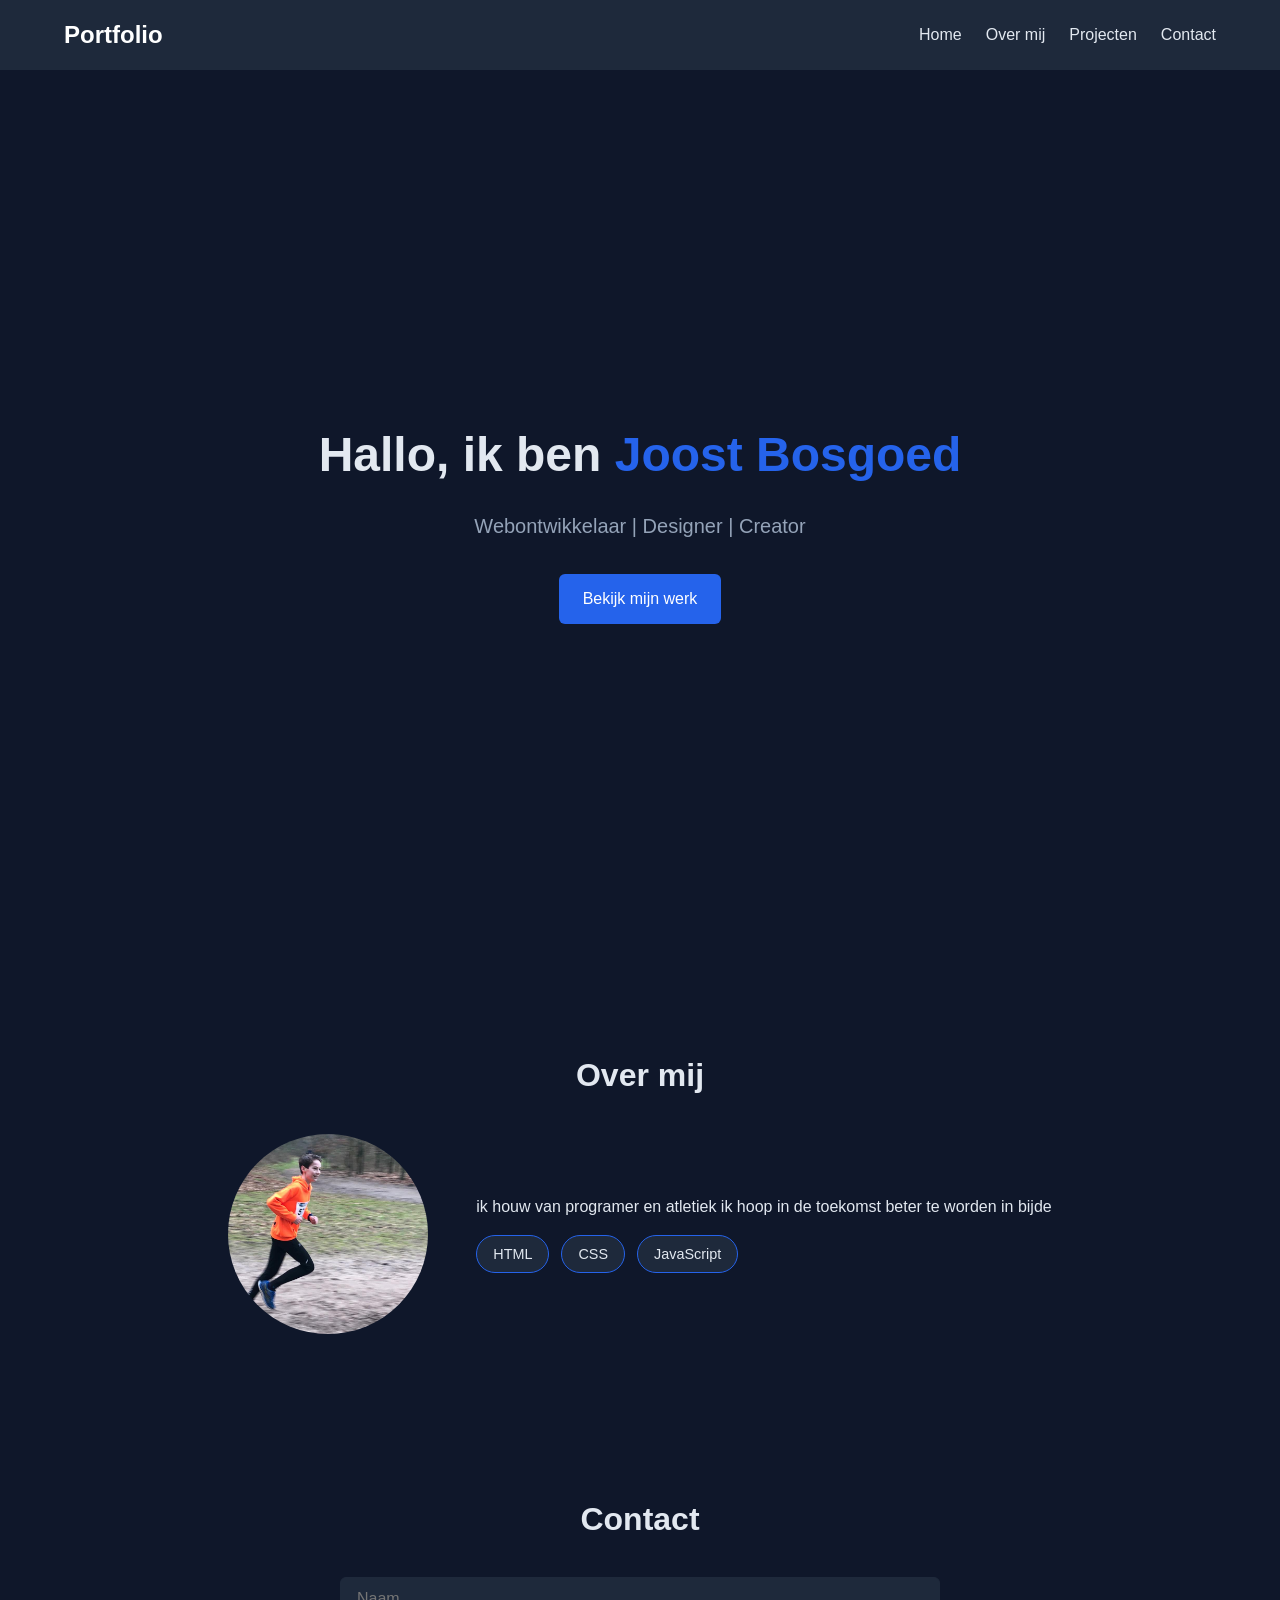
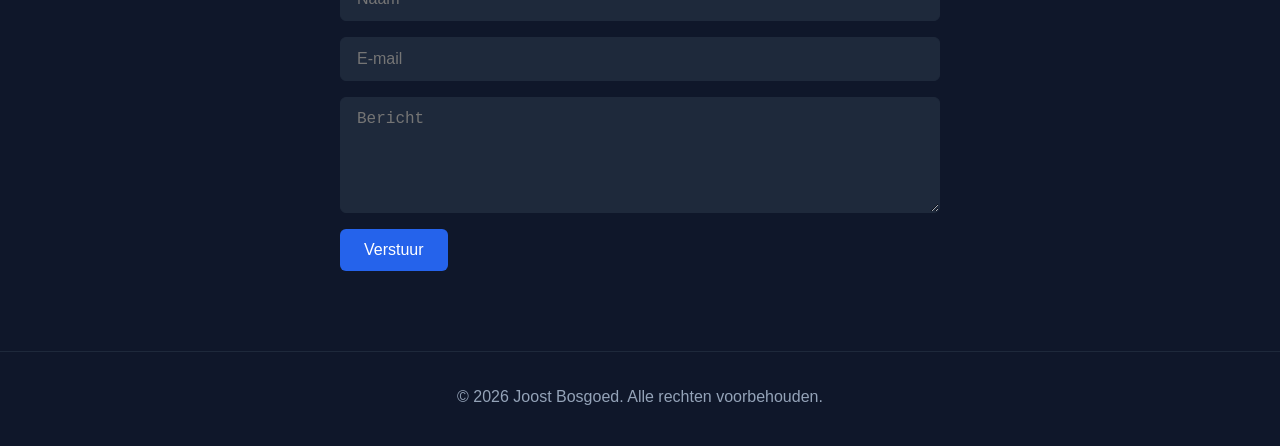
<file: index.html>
<!DOCTYPE html>
<html lang="nl">
<head>
  <!-- Stelt de tekencodering in op UTF-8 (ondersteunt alle tekens includingAccenten) -->
  <meta charset="UTF-8">
  <!-- Zorgt ervoor dat de website goed schaalt op mobiele apparaten -->
  <meta name="viewport" content="width=device-width, initial-scale=1.0">
  <!-- De titel die in het browser-tabblad verschijnt -->
  <title>Mijn Portfolio</title>
  <!-- Link naar het CSS-bestand voor de opmaak -->
  <link rel="stylesheet" href="css/style.css">
</head>
<body>

  <!-- ========== HEADER / NAVIGATIE ========== -->
  <header>
    <nav>
      <!-- Logo links in de navigatiebalk -->
      <div class="logo">Portfolio</div>

      <!-- Navigatielijst met links naar de secties op de pagina -->
      <ul class="nav-links">
        <li><a href="#home">Home</a></li>
        <li><a href="#about">Over mij</a></li>
        <li><a href="projecten.html">Projecten</a></li>
        <li><a href="#contact">Contact</a></li>
      </ul>

      <!-- Hamburger menu-knop voor mobiele apparaten (verborgen op desktop) -->
      <button class="menu-toggle" aria-label="Menu">&#9776;</button>
    </nav>
  </header>

  <!-- ========== HOOFDINHOUD ========== -->
  <main>

    <!-- ===== HERO SECTIE ===== -->
    <!-- Het eerste wat de bezoeker ziet: begroeting en oproep tot actie -->
    <section id="home" class="hero">
      <h1>Hallo, ik ben <span class="highlight">Joost Bosgoed</span></h1>
      <p>Webontwikkelaar | Designer | Creator</p>
      <!-- Knop die naar de projectenpagina linkt -->
      <a href="projecten.html" class="btn">Bekijk mijn werk</a>
    </section>

    <!-- ===== OVER MIJ SECTIE ===== -->
    <!-- Korte introductie over jezelf en je vaardigheden -->
    <section id="about">
      <h2>Over mij</h2>
      <div class="about-content">
        <!-- Profielfoto (vervang profile.jpg door je eigen foto) -->
        <img src="images/atletiek.jpeg" alt="Profielfoto" class="profile-img">
        <div class="about-text">
          <p>ik houw van programer en atletiek ik hoop in de toekomst beter te worden in bijde</p>
          <!-- Lijst met vaardigheden / skills -->
          <ul class="skills">
            <li>HTML</li>
            <li>CSS</li>
            <li>JavaScript</li>
          </ul>
        </div>
      </div>
    </section>

    <!-- ===== PROJECTEN ===== -->
    <!-- Het projectenoverzicht staat op een eigen pagina: projecten.html -->

    <!-- ===== CONTACT SECTIE ===== -->
    <!-- Formulier zodat bezoekers contact kunnen opnemen -->
    <section id="contact">
      <h2>Contact</h2>
      <form id="contact-form">
        <!-- required = verplicht veld -->
        <input type="text" name="name" placeholder="Naam" required>
        <input type="email" name="email" placeholder="E-mail" required>
        <textarea name="message" placeholder="Bericht" rows="5" required></textarea>
        <button type="submit" class="btn">Verstuur</button>
      </form>
    </section>

  </main>

  <!-- ========== FOOTER ========== -->
  <footer>
    <p>&copy; 2026 Joost Bosgoed. Alle rechten voorbehouden.</p>
  </footer>

  <!-- Link naar het JavaScript-bestand voor interactiviteit -->
  <script src="js/main.js"></script>
</body>
</html>
</file>
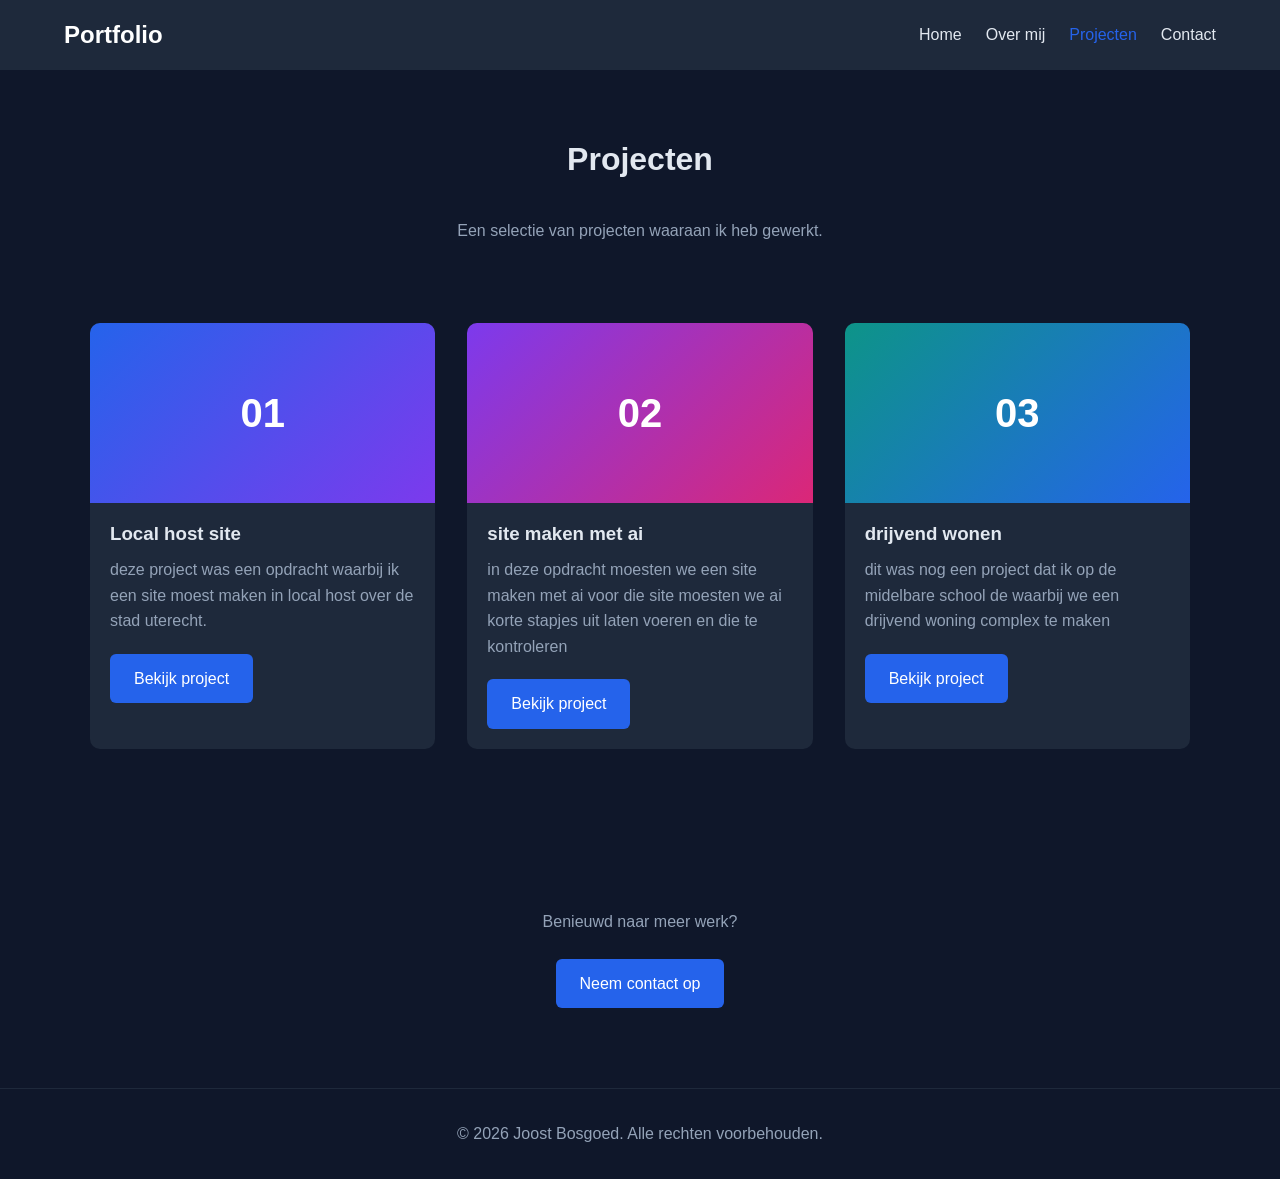
<file: projecten.html>
<!DOCTYPE html>
<html lang="nl">
<head>
  <!-- Stelt de tekencodering in op UTF-8 (ondersteunt alle tekens includingAccenten) -->
  <meta charset="UTF-8">
  <!-- Zorgt ervoor dat de website goed schaalt op mobiele apparaten -->
  <meta name="viewport" content="width=device-width, initial-scale=1.0">
  <!-- De titel die in het browser-tabblad verschijnt -->
  <title>Projecten - Mijn Portfolio</title>
  <!-- Link naar het CSS-bestand voor de opmaak -->
  <link rel="stylesheet" href="css/style.css">
</head>
<body>

  <!-- ========== HEADER / NAVIGATIE ========== -->
  <!-- Zelfde opbouw als index.html. De secties About en Contact staan
       alleen op index.html, dus die links verwijzen daarheen. -->
  <header>
    <nav>
      <div class="logo">Portfolio</div>

      <ul class="nav-links">
        <li><a href="index.html">Home</a></li>
        <li><a href="index.html#about">Over mij</a></li>
        <li><a href="projecten.html" class="active">Projecten</a></li>
        <li><a href="index.html#contact">Contact</a></li>
      </ul>

      <!-- Hamburger menu-knop voor mobiele apparaten (verborgen op desktop) -->
      <button class="menu-toggle" aria-label="Menu">&#9776;</button>
    </nav>
  </header>

  <!-- ========== HOOFDINHOUD ========== -->
  <main>

    <!-- ===== INTROductie ===== -->
    <!-- Korte toelichting boven het projectenoverzicht -->
    <section class="page-intro">
      <h2>Projecten</h2>
      <p>Een selectie van projecten waaraan ik heb gewerkt.</p>
    </section>

    <!-- ===== PROJECTEN ===== -->
    <!-- Overzicht van je projecten in een grid-layout.
         Hoeveel kolommen er passen regelt de CSS zelf, dus je kunt
         gerust een kaart toevoegen door er een blok hieronder te kopiëren. -->
    <section id="projects">
      <div class="project-grid">

        <!-- Projectkaart 1 -->
        <!-- VERVANG: de tekst en de link. De placeholder blijft tot je een foto hebt. -->
        <article class="project-card">
          <div class="project-placeholder">01</div>
          <h3>Local host site</h3>
          <p>deze project was een opdracht waarbij ik een site moest maken in local host over de stad uterecht.</p>
          <a href="#" class="btn">Bekijk project</a>
        </article>

        <!-- Projectkaart 2 -->
        <!-- VERVANG: de tekst en de link -->
        <article class="project-card">
          <div class="project-placeholder">02</div>
          <h3>site maken met ai</h3>
          <p>in deze opdracht moesten we een site maken met ai voor die site moesten we ai korte stapjes uit laten voeren en die te kontroleren</p>
          <a href="#" class="btn">Bekijk project</a>
        </article>

        <!-- Projectkaart 3 -->
        <!-- VERVANG: de tekst en de link -->
        <article class="project-card">
          <div class="project-placeholder">03</div>
          <h3>drijvend wonen</h3>
          <p>dit was nog een project dat ik op de midelbare school de waarbij we een drijvend woning complex te maken</p>
          <a href="#" class="btn">Bekijk project</a>
        </article>

      </div>
    </section>

    <!-- ===== CONTACT OPROEP ===== -->
    <!-- Afsluitende knop richting het contactformulier op index.html -->
    <section id="contact-cta">
      <p>Benieuwd naar meer werk?</p>
      <a href="index.html#contact" class="btn">Neem contact op</a>
    </section>

  </main>

  <!-- ========== FOOTER ========== -->
  <footer>
    <p>&copy; 2026 Joost Bosgoed. Alle rechten voorbehouden.</p>
  </footer>

  <!-- Link naar het JavaScript-bestand voor interactiviteit -->
  <script src="js/main.js"></script>
</body>
</html>
</file>
<file: css/style.css>
*,
*::before,
*::after {
  margin: 0;
  padding: 0;
  box-sizing: border-box;
}

:root {
  --primary: #2563eb;
  --primary-dark: #1d4ed8;
  --bg: #0f172a;
  --bg-light: #1e293b;
  --text: #e2e8f0;
  --text-muted: #94a3b8;
  --white: #ffffff;
}

html {
  scroll-behavior: smooth;
}

body {
  font-family: "Segoe UI", Tahoma, Geneva, Verdana, sans-serif;
  background-color: var(--bg);
  color: var(--text);
  line-height: 1.6;
}

a {
  color: var(--primary);
  text-decoration: none;
}

a:hover {
  color: var(--primary-dark);
}

/* NAV */
nav {
  display: flex;
  justify-content: space-between;
  align-items: center;
  padding: 1rem 5%;
  background: var(--bg-light);
  position: sticky;
  top: 0;
  z-index: 100;
}

.logo {
  font-size: 1.5rem;
  font-weight: 700;
  color: var(--white);
}

.nav-links {
  display: flex;
  list-style: none;
  gap: 1.5rem;
}

.nav-links a {
  color: var(--text);
  transition: color 0.3s;
}

.nav-links a:hover {
  color: var(--primary);
}

/* Markeert de pagina die je nu bekijkt (class="active" in de HTML) */
.nav-links a.active {
  color: var(--primary);
}

.menu-toggle {
  display: none;
  background: none;
  border: none;
  color: var(--white);
  font-size: 1.5rem;
  cursor: pointer;
}

/* HERO */
.hero {
  min-height: 100vh;
  display: flex;
  flex-direction: column;
  justify-content: center;
  align-items: center;
  text-align: center;
  padding: 2rem 5%;
}

.hero h1 {
  font-size: 3rem;
}

.highlight {
  color: var(--primary);
}

.hero p {
  font-size: 1.25rem;
  color: var(--text-muted);
  margin: 1rem 0 2rem;
}

/* BUTTON */
.btn {
  display: inline-block;
  padding: 0.75rem 1.5rem;
  background: var(--primary);
  color: var(--white);
  border: none;
  border-radius: 6px;
  font-size: 1rem;
  cursor: pointer;
  transition: background 0.3s;
}

.btn:hover {
  background: var(--primary-dark);
  color: var(--white);
}

/* SECTIONS */
section {
  padding: 5rem 5%;
}

section h2 {
  font-size: 2rem;
  margin-bottom: 2rem;
  text-align: center;
}

/* INTROductie bovenaan een losse pagina, zoals projecten.html */
.page-intro {
  padding: 4rem 5% 0;
  text-align: center;
}

.page-intro p {
  max-width: 600px;
  margin: 0 auto;
  color: var(--text-muted);
}

/* Afsluitende oproep tot actie onderaan projecten.html */
#contact-cta {
  text-align: center;
}

#contact-cta p {
  color: var(--text-muted);
  margin-bottom: 1.5rem;
}

/* ABOUT */
.about-content {
  display: flex;
  gap: 3rem;
  align-items: center;
  max-width: 900px;
  margin: 0 auto;
  flex-wrap: wrap;
  justify-content: center;
}

.profile-img {
  width: 200px;
  height: 200px;
  border-radius: 50%;
  object-fit: cover;
}

.skills {
  display: flex;
  gap: 0.75rem;
  margin-top: 1rem;
  list-style: none;
}

.skills li {
  background: var(--bg-light);
  padding: 0.4rem 1rem;
  border-radius: 20px;
  font-size: 0.9rem;
  border: 1px solid var(--primary);
}

/* PROJECTS */
.project-grid {
  display: grid;
  grid-template-columns: repeat(auto-fit, minmax(280px, 1fr));
  gap: 2rem;
  max-width: 1100px;
  margin: 0 auto;
}

.project-card {
  background: var(--bg-light);
  border-radius: 10px;
  overflow: hidden;
  transition: transform 0.3s;
}

.project-card:hover {
  transform: translateY(-5px);
}

.project-card img {
  width: 100%;
  height: 180px;
  object-fit: cover;
}

.project-card h3,
.project-card p {
  padding: 0 1.25rem;
}

.project-card h3 {
  margin-top: 1rem;
}

.project-card p {
  color: var(--text-muted);
  margin: 0.5rem 0 1.25rem;
}

.project-card .btn {
  margin: 0 1.25rem 1.25rem;
}

/* Placeholder-afbeelding: neemt de plek in die een echte foto zou nemen.
   Je vervangt hem later door <img src="images/project1.jpg" alt="...">,
   waarna de regel .project-card img hierboven die automatisch op maat maakt. */
.project-placeholder {
  width: 100%;
  height: 180px;
  display: flex;
  align-items: center;
  justify-content: center;
  font-size: 2.5rem;
  font-weight: 700;
  color: var(--white);
  background: linear-gradient(135deg, var(--primary), #7c3aed);
}

/* Elke kaart krijgt een eigen kleurverloop, via nth-child op de kaartpositie */
.project-card:nth-child(2) .project-placeholder {
  background: linear-gradient(135deg, #7c3aed, #db2777);
}

.project-card:nth-child(3) .project-placeholder {
  background: linear-gradient(135deg, #0d9488, #2563eb);
}

/* CONTACT */
#contact-form {
  max-width: 600px;
  margin: 0 auto;
  display: flex;
  flex-direction: column;
  gap: 1rem;
}

#contact-form input,
#contact-form textarea {
  padding: 0.75rem 1rem;
  border: 1px solid var(--bg-light);
  border-radius: 6px;
  background: var(--bg-light);
  color: var(--text);
  font-size: 1rem;
}

#contact-form input:focus,
#contact-form textarea:focus {
  outline: 2px solid var(--primary);
}

#contact-form .btn {
  align-self: flex-start;
}

/* FOOTER */
footer {
  text-align: center;
  padding: 2rem 5%;
  color: var(--text-muted);
  border-top: 1px solid var(--bg-light);
}

/* RESPONSIVE */
@media (max-width: 768px) {
  .nav-links {
    display: none;
    flex-direction: column;
    position: absolute;
    top: 100%;
    left: 0;
    width: 100%;
    background: var(--bg-light);
    padding: 1rem 5%;
    gap: 1rem;
  }

  .nav-links.active {
    display: flex;
  }

  .menu-toggle {
    display: block;
  }

  .hero h1 {
    font-size: 2rem;
  }
}
</file>
